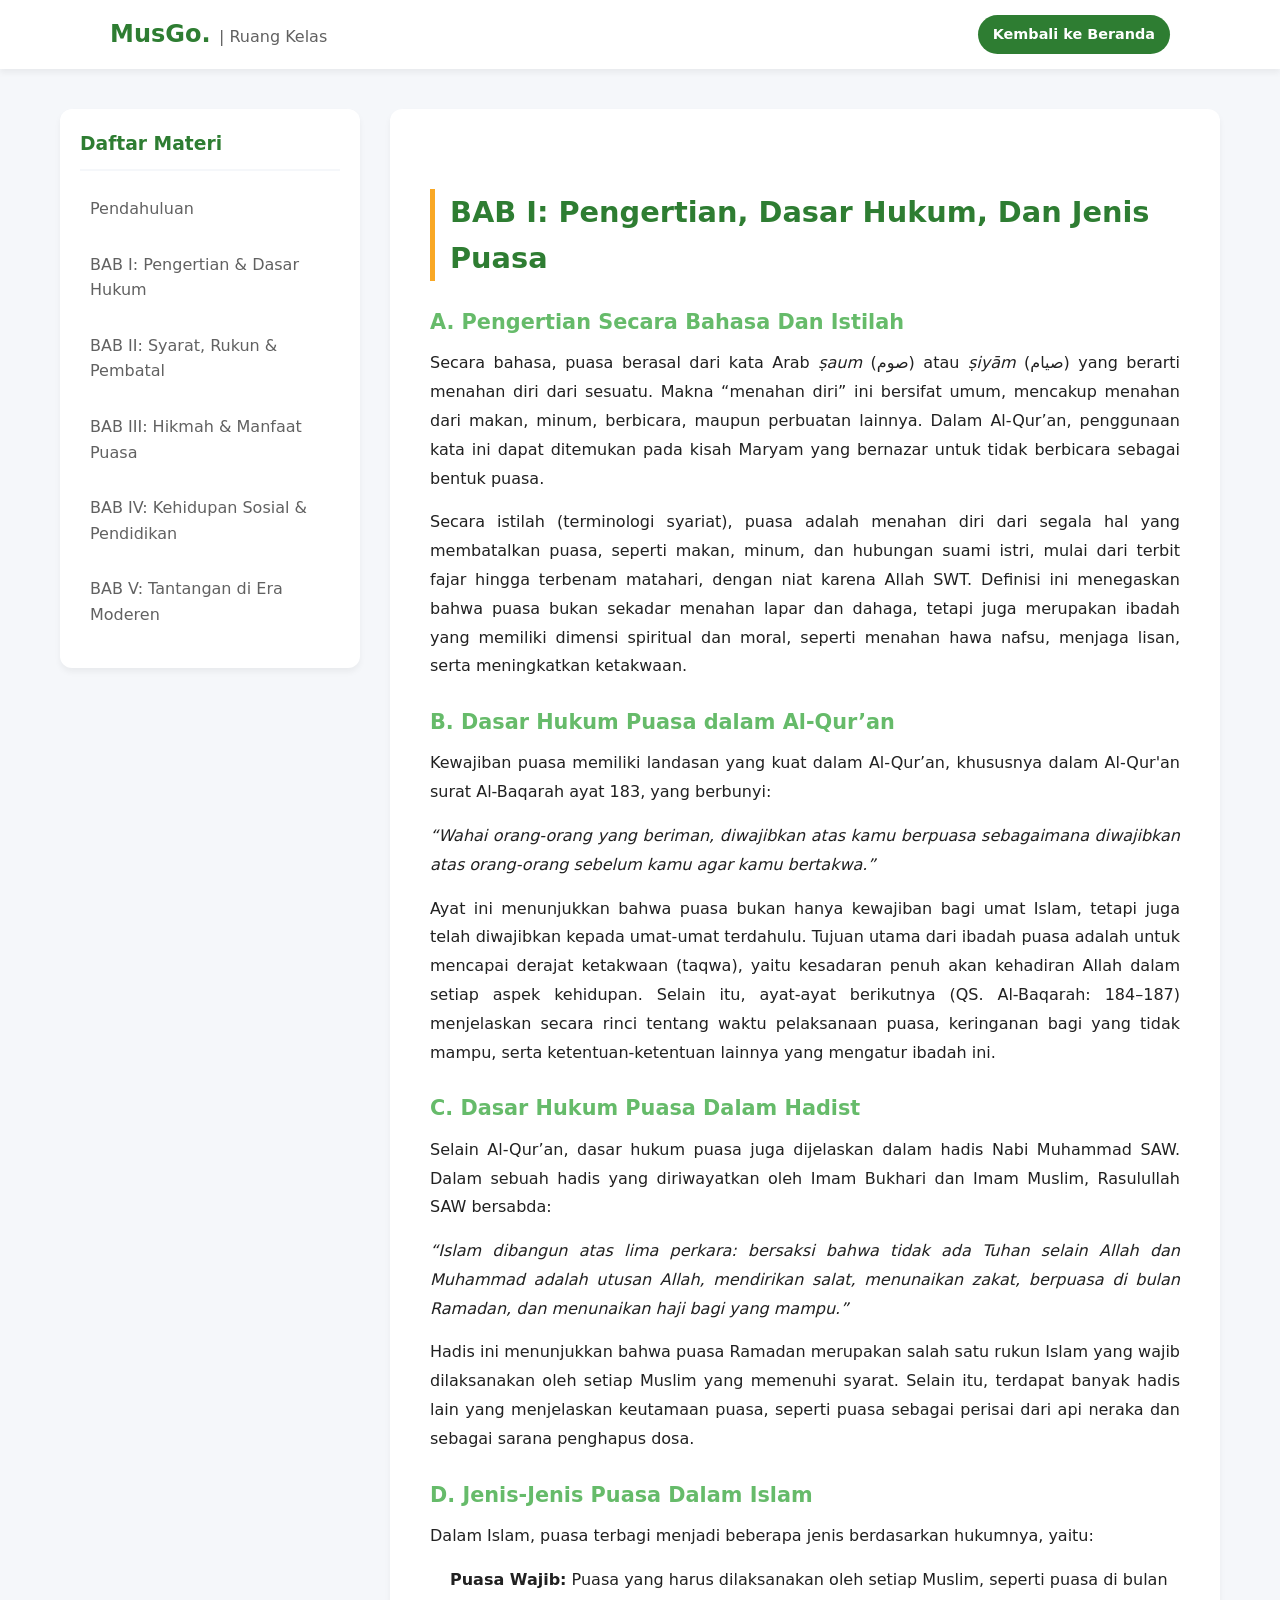
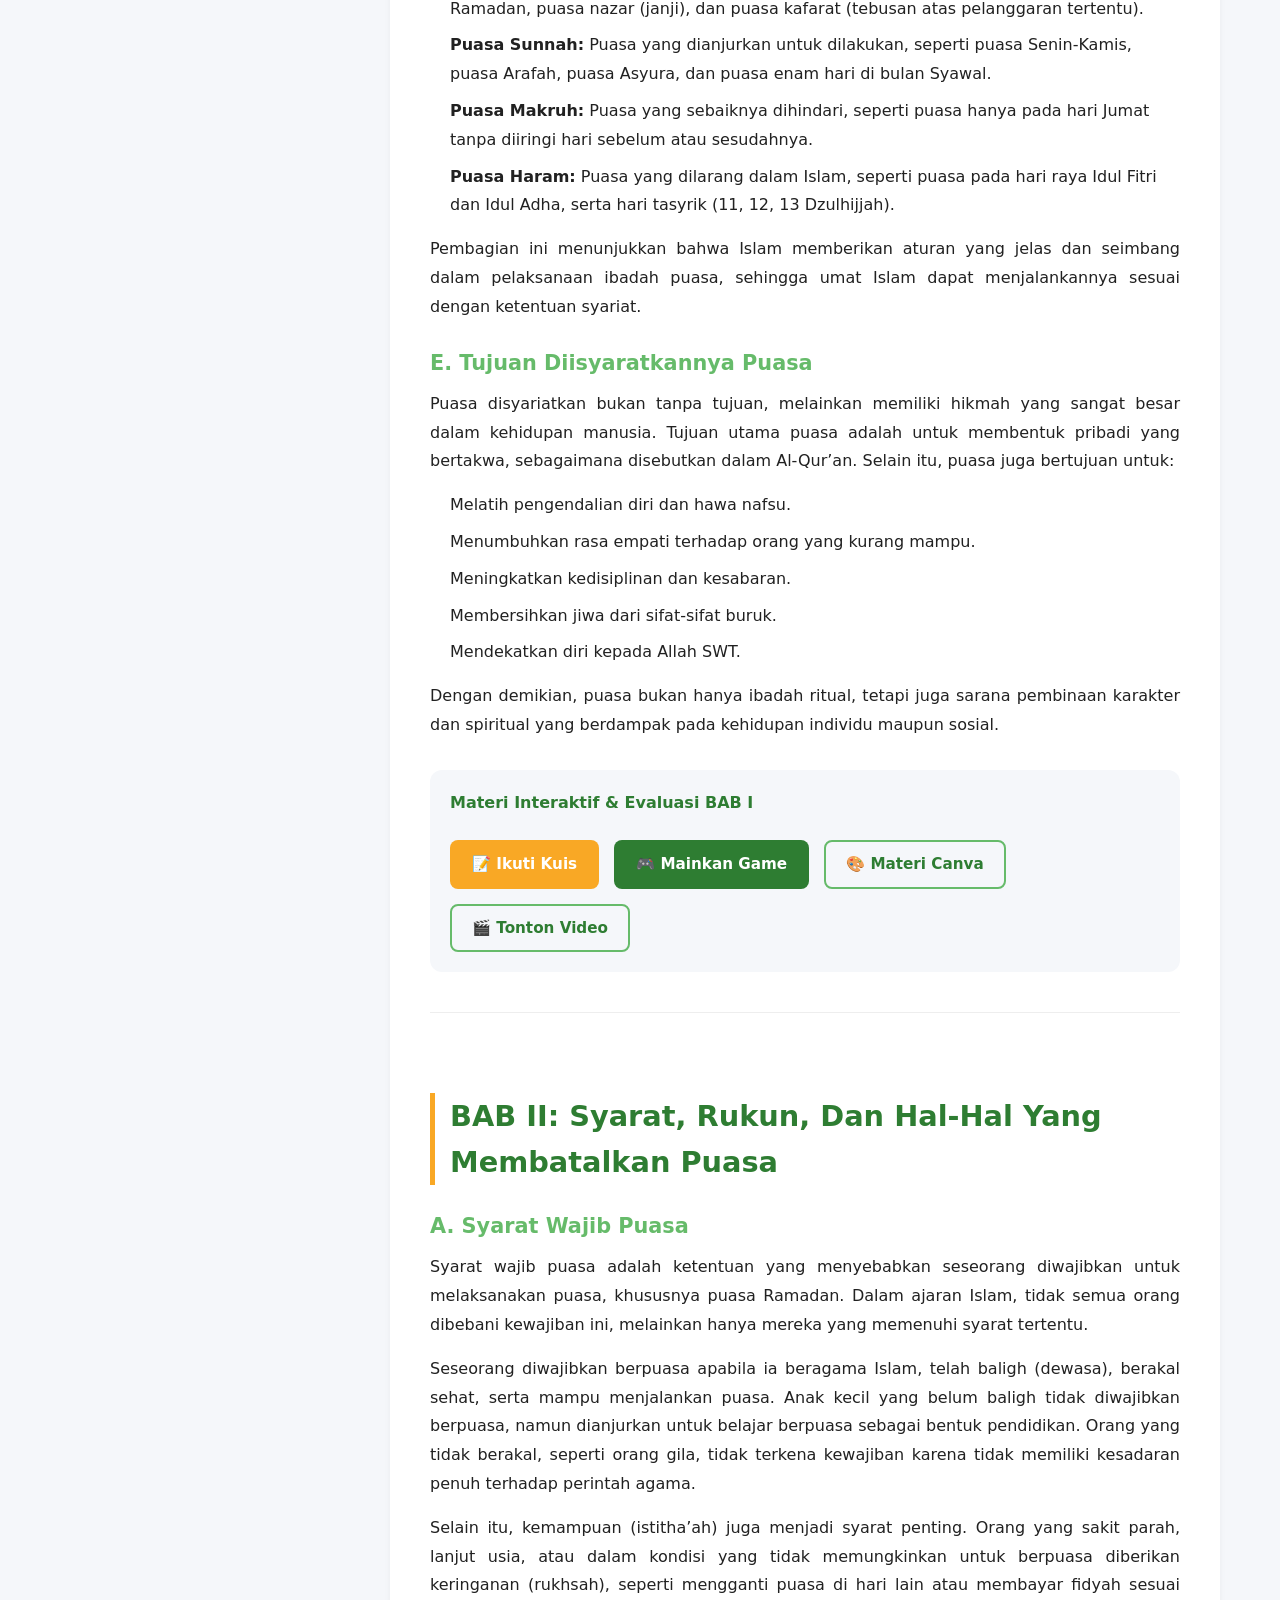
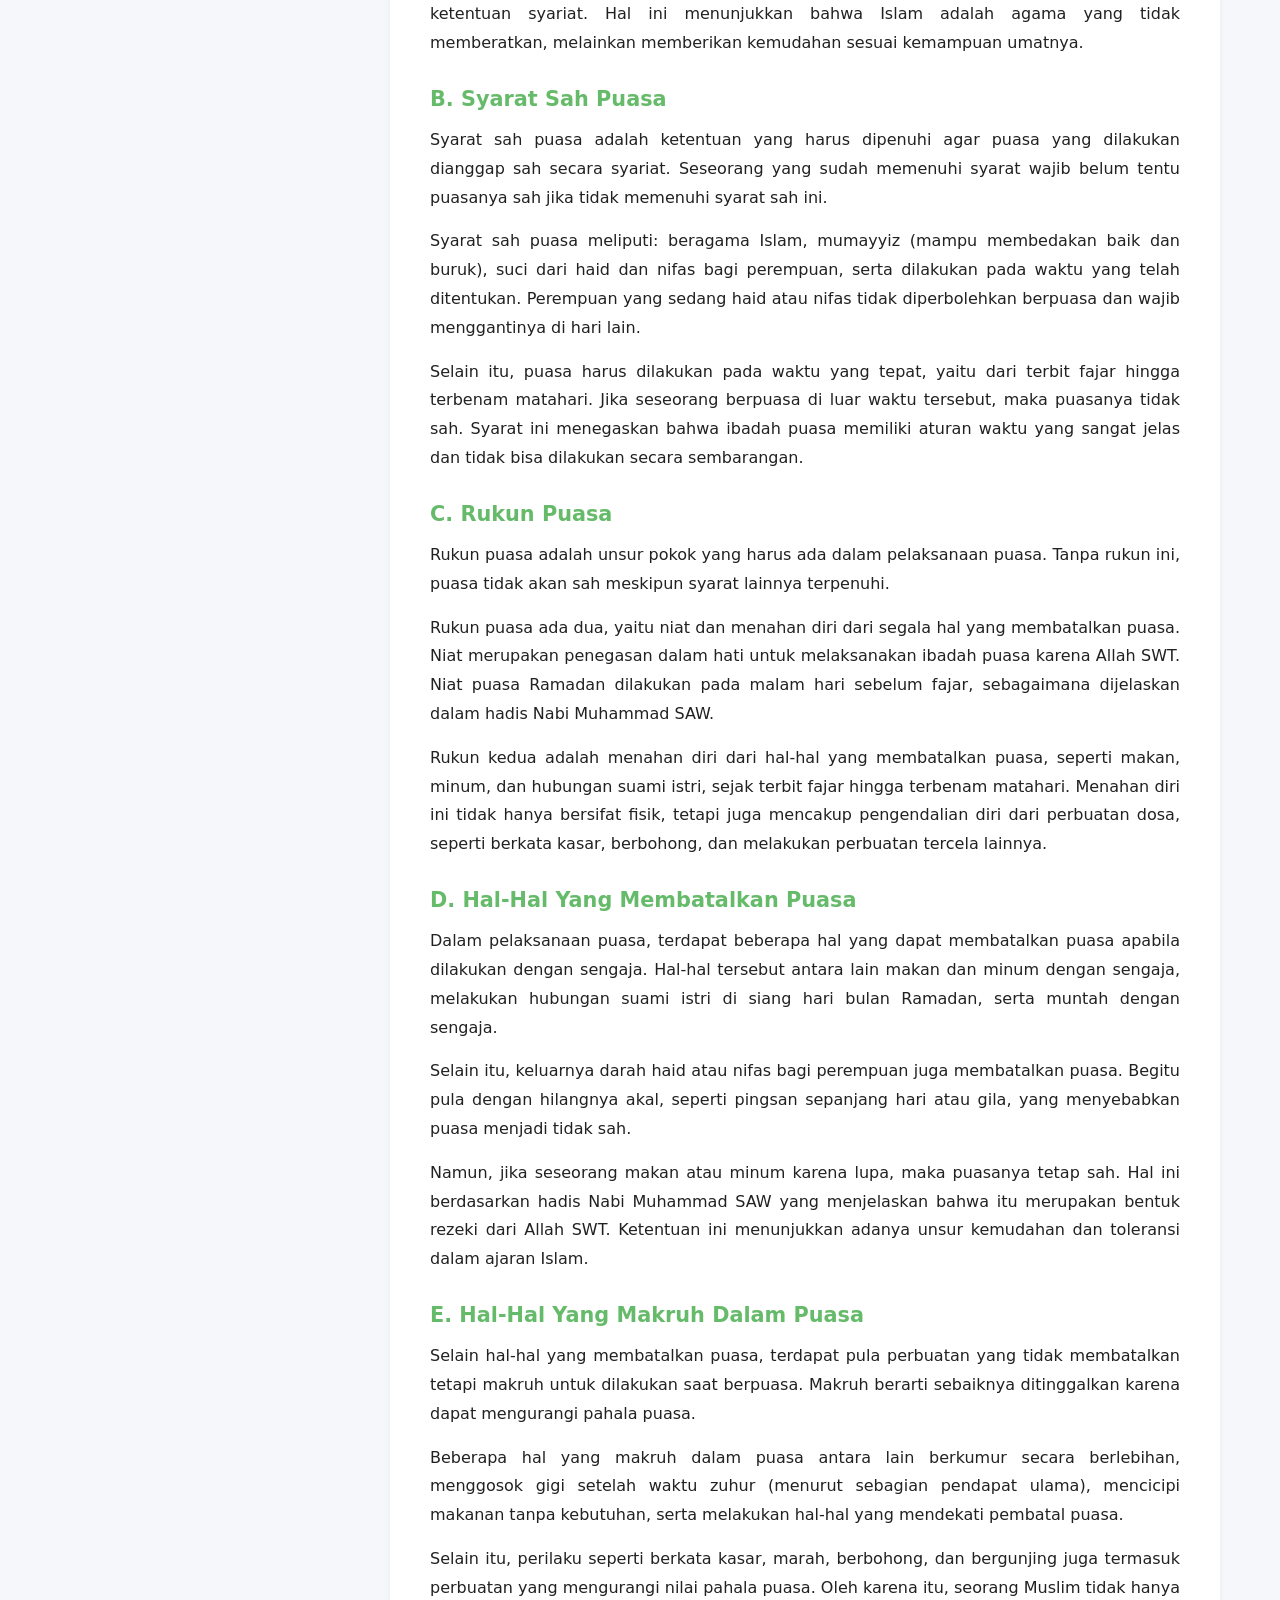
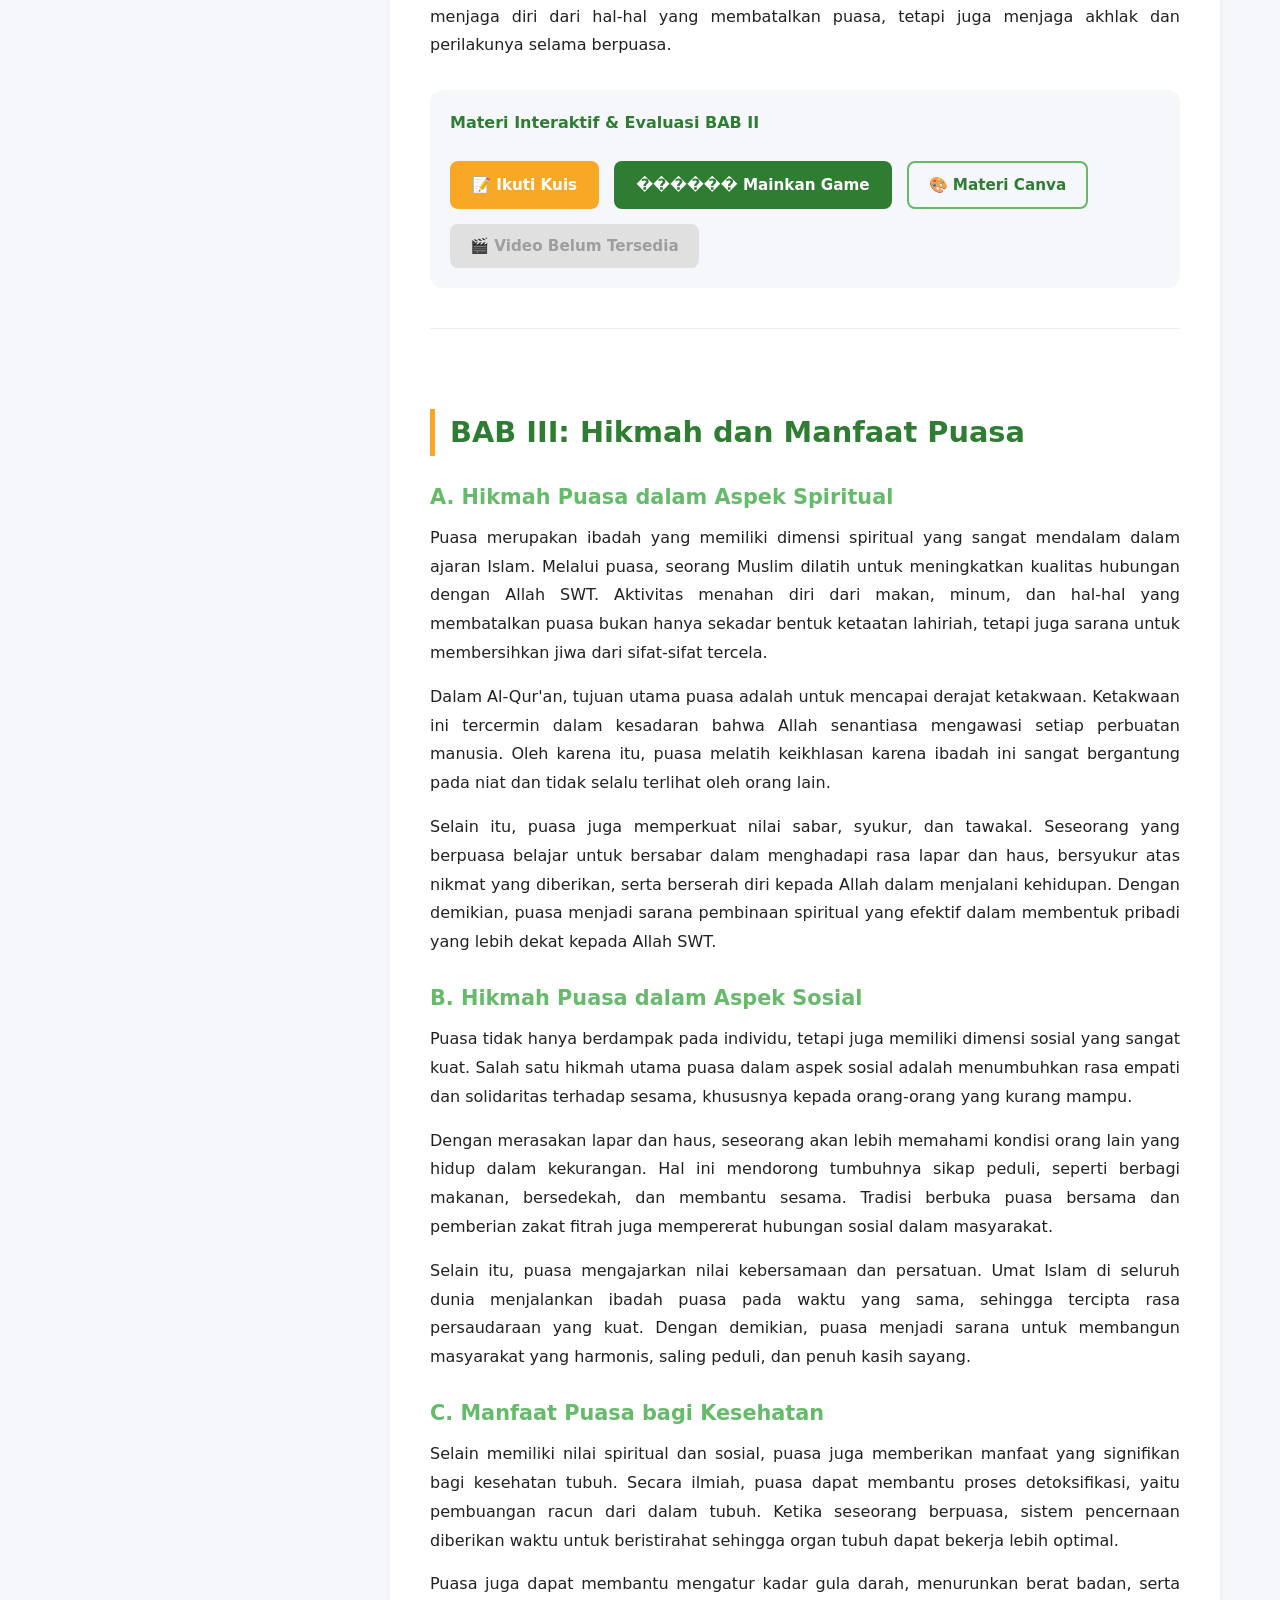
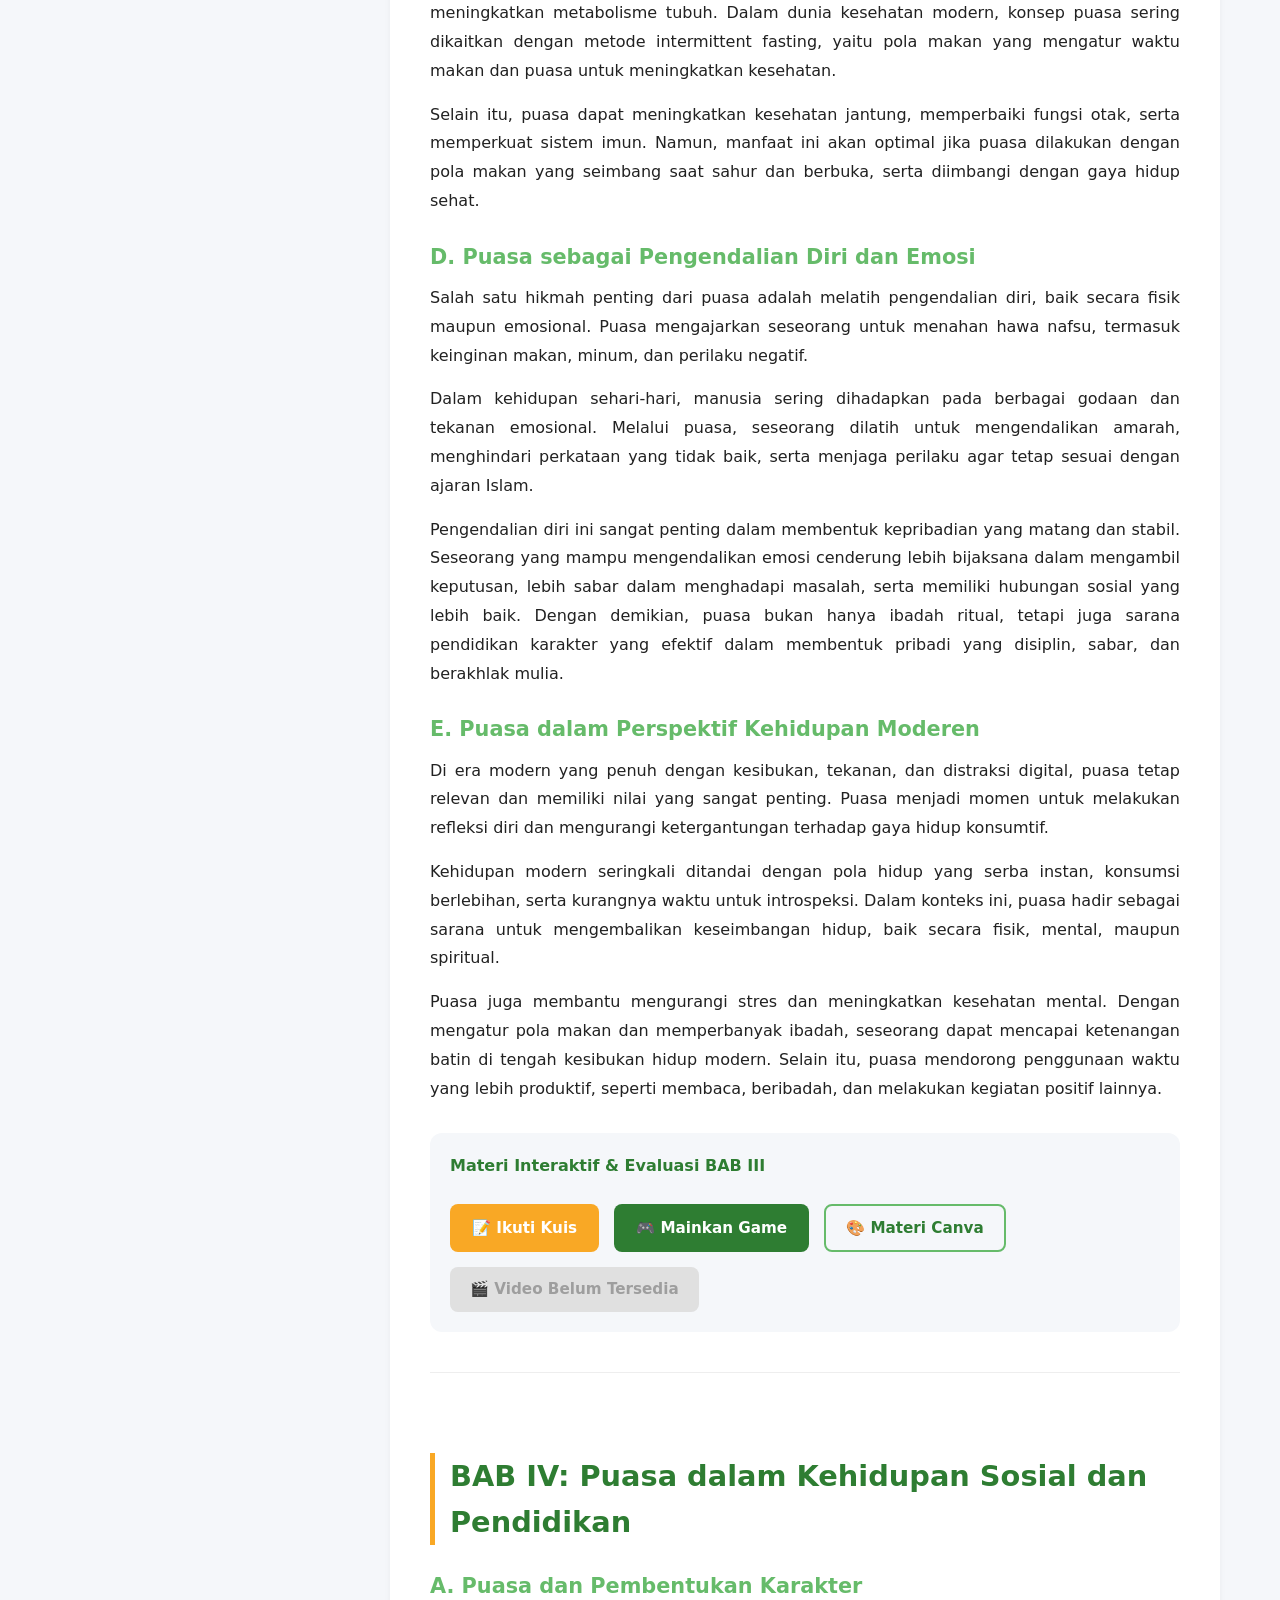
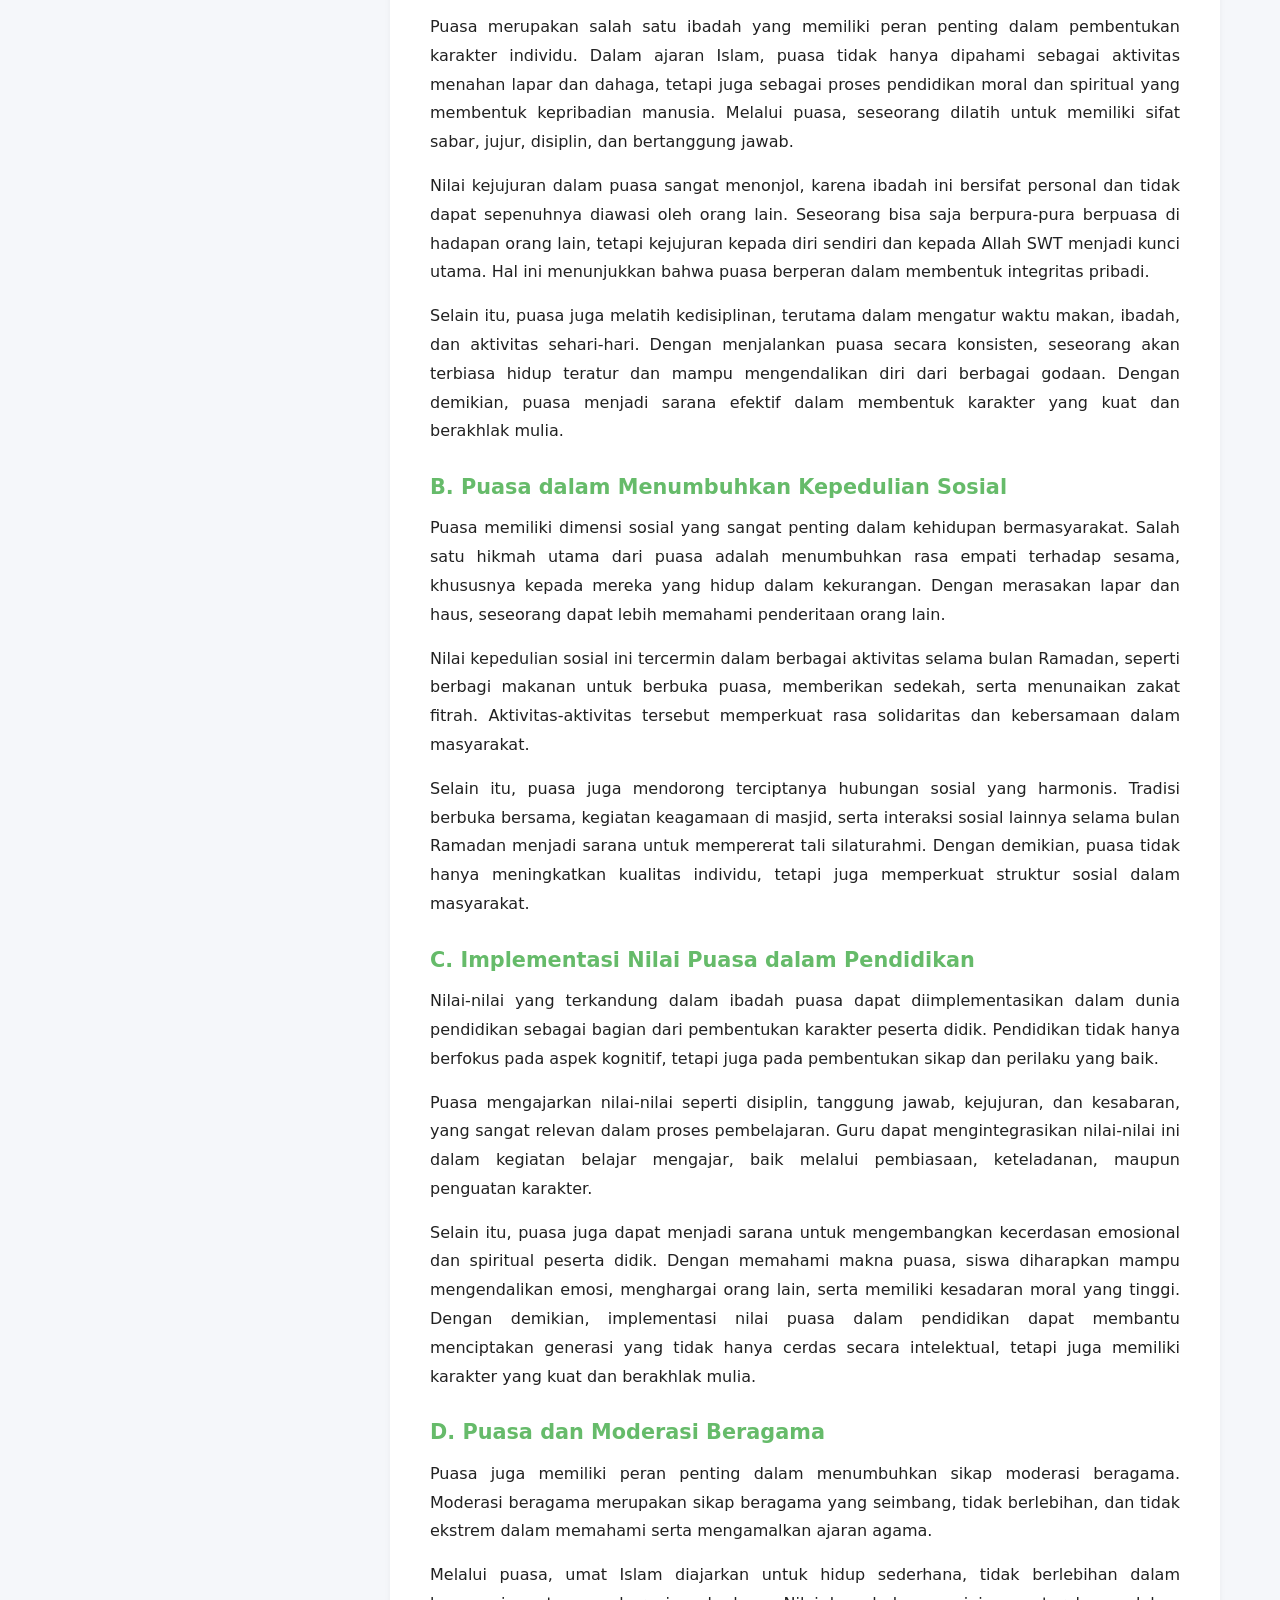
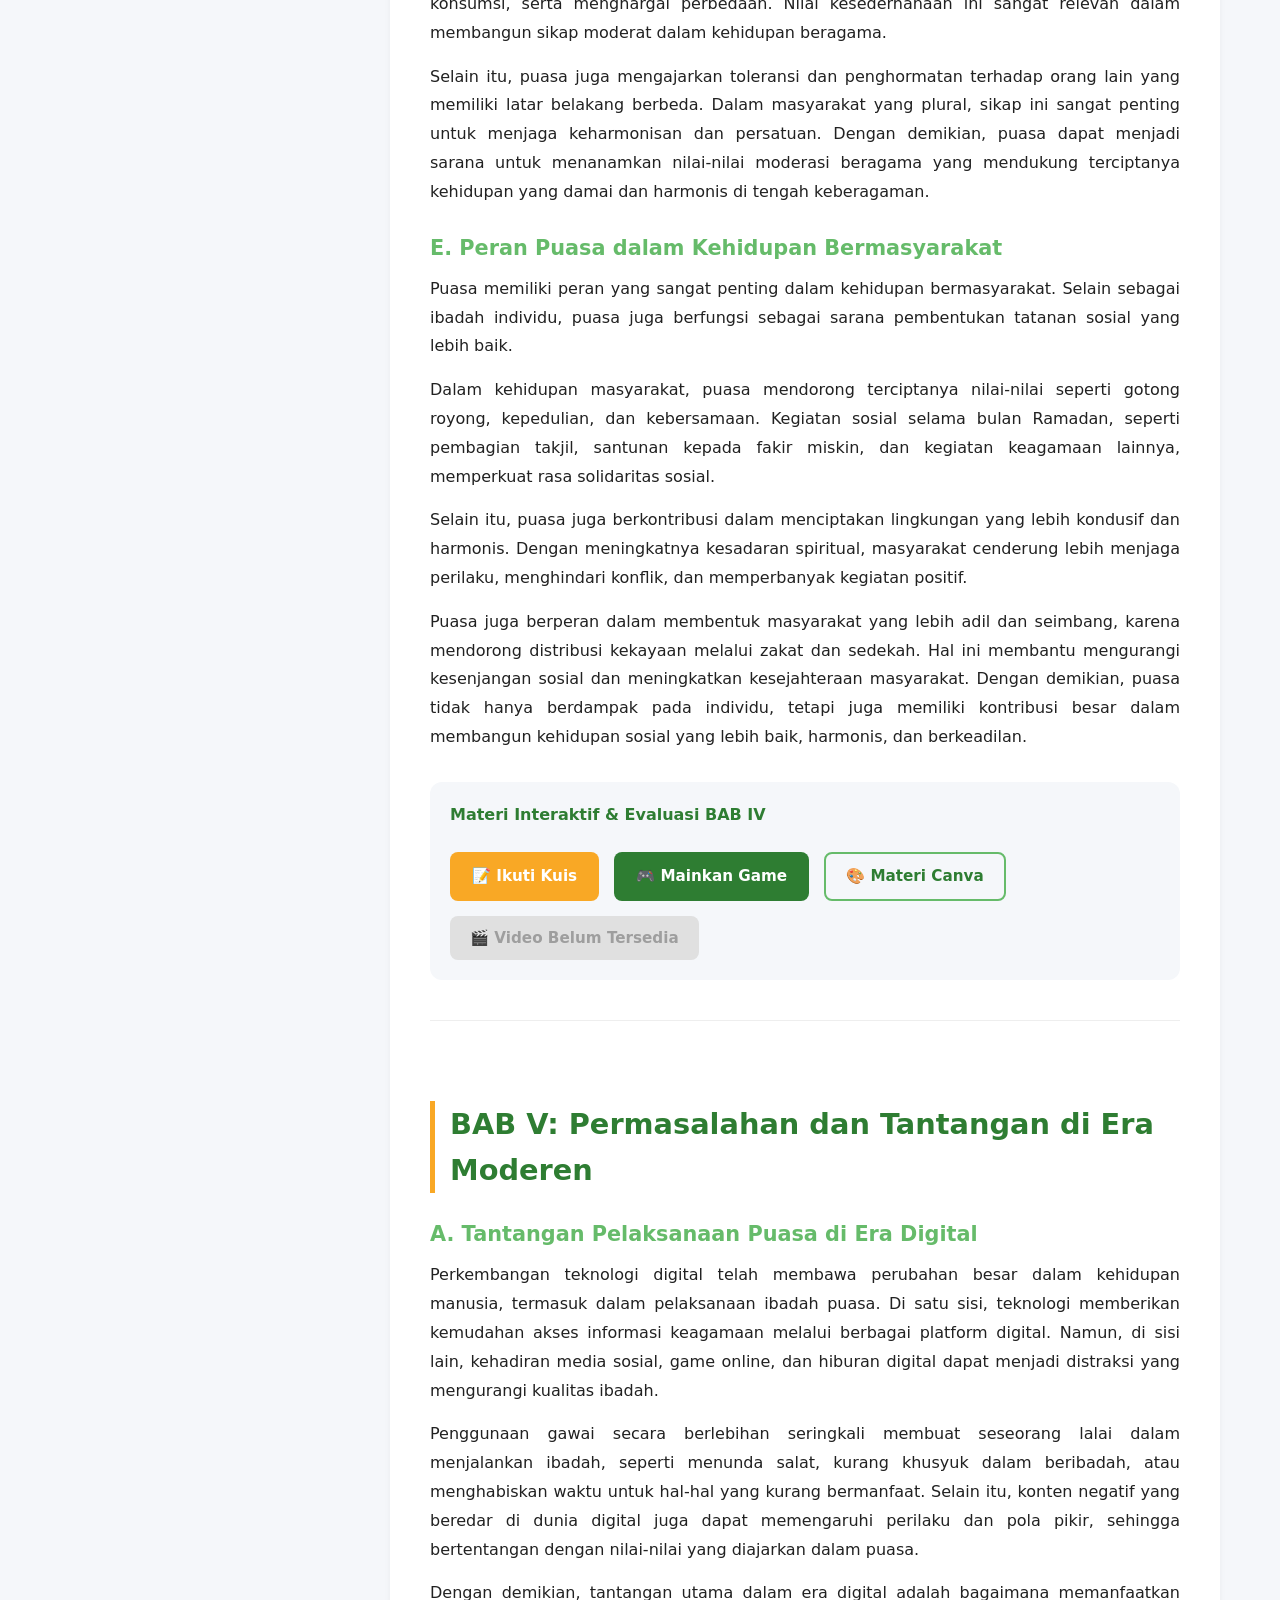
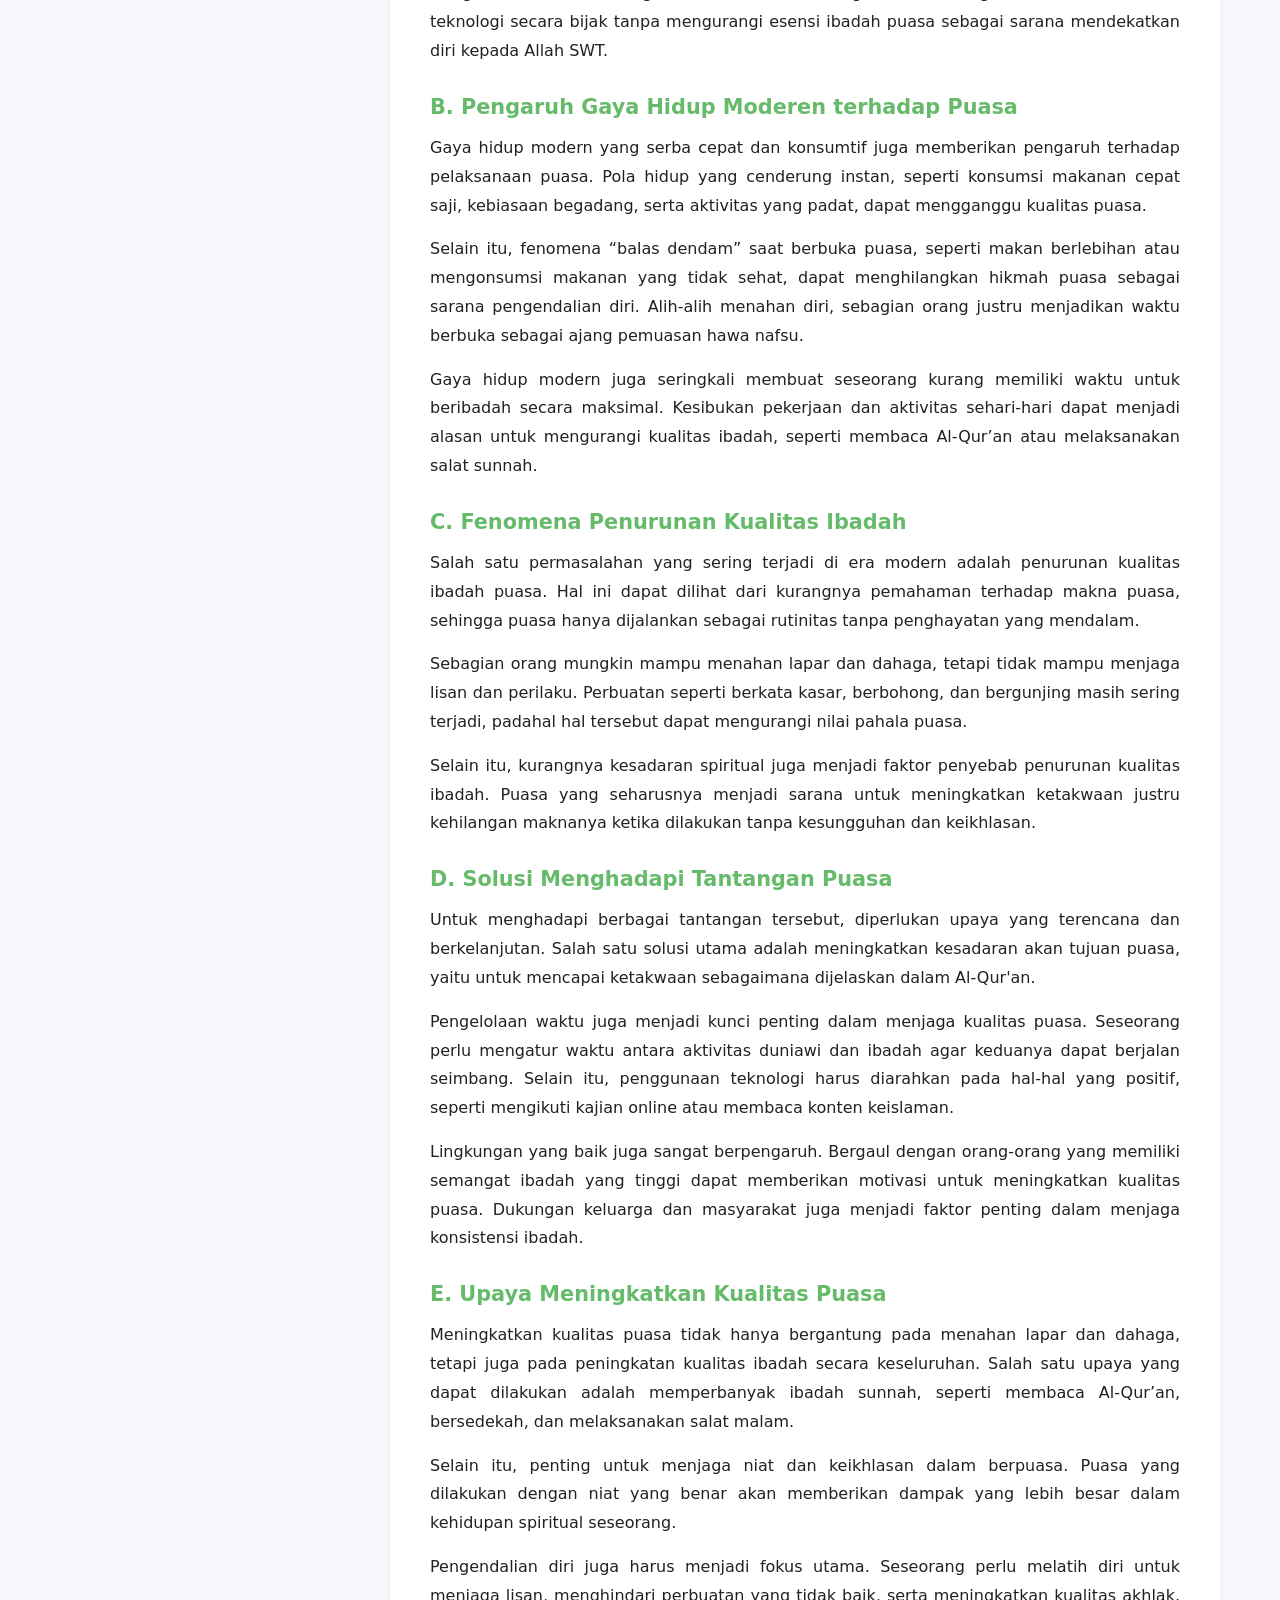
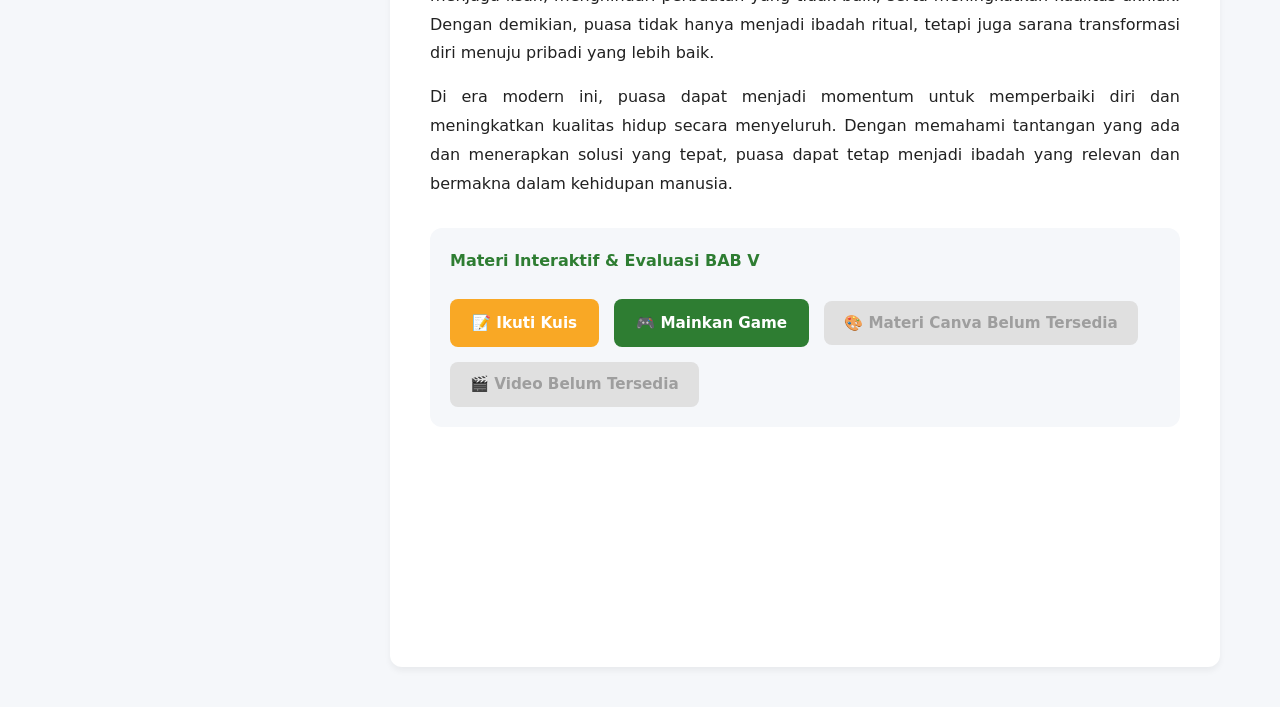
<file: belajar.html>
<!DOCTYPE html>
<html lang="id">
<head>
    <meta charset="UTF-8">
    <meta name="viewport" content="width=device-width, initial-scale=1.0">
    <title>Halaman Pembelajaran - MusGo</title>
    <link rel="stylesheet" href="style.css">
    <style>
        /* Pengaturan Scroll Halus */
        html {
            scroll-behavior: smooth;
        }

        /* Gaya Khusus untuk LMS/Halaman Belajar */
        .lms-container {
            display: flex;
            max-width: 1200px;
            margin: 40px auto;
            gap: 30px;
            padding: 0 20px;
            align-items: flex-start;
        }

        .sidebar {
            flex: 0 0 300px;
            background-color: var(--bg-card);
            padding: 20px;
            border-radius: var(--border-radius);
            box-shadow: var(--shadow-light);
            position: sticky;
            top: 80px;
            max-height: calc(100vh - 100px);
            overflow-y: auto;
        }

        .sidebar h3 { color: var(--primary-color); margin-bottom: 15px; border-bottom: 2px solid var(--bg-main); padding-bottom: 10px;}
        .sidebar ul { list-style: none; padding-left: 0; }
        .sidebar li { margin-bottom: 10px; }
        .sidebar a { color: var(--text-secondary); display: block; padding: 10px; border-radius: 5px; transition: var(--transition); text-decoration: none;}
        .sidebar a:hover, .sidebar a.active { background-color: var(--bg-main); color: var(--primary-color); font-weight: bold;}
        
        .content-area {
            flex: 1;
            background-color: var(--bg-card);
            padding: 40px;
            border-radius: var(--border-radius);
            box-shadow: var(--shadow-light);
        }

        /* Tipografi Materi */
        .chapter-section { margin-bottom: 60px; padding-top: 20px; border-bottom: 1px solid #eee; padding-bottom: 40px; }
        .chapter-section:last-child { border-bottom: none; }
        .content-area h1 { color: var(--primary-color); margin-bottom: 15px; font-size: 2rem;}
        .content-area h2 { color: var(--primary-color); margin-top: 0; margin-bottom: 20px; font-size: 1.8rem; border-left: 5px solid var(--accent-color); padding-left: 15px;}
        .content-area h3 { color: var(--secondary-color); margin-top: 25px; margin-bottom: 10px; font-size: 1.3rem;}
        .content-area p { margin-bottom: 15px; text-align: justify; line-height: 1.8; color: var(--text-main);}
        .content-area ul { margin-left: 20px; margin-bottom: 15px; line-height: 1.8; color: var(--text-main); }
        .content-area li { margin-bottom: 8px; }
        
        /* Tombol Aksi (Kuis, Games, Video) */
        .action-box {
            background-color: var(--bg-main);
            padding: 20px;
            border-radius: var(--border-radius);
            margin-top: 30px;
            display: flex;
            flex-wrap: wrap;
            gap: 15px;
            align-items: center;
        }
        .action-box h4 { width: 100%; margin-bottom: 10px; color: var(--primary-color); }
        
        .btn-action {
            display: inline-flex;
            align-items: center;
            padding: 10px 20px;
            border-radius: 8px;
            font-size: 0.95rem;
            font-weight: bold;
            transition: var(--transition);
            text-decoration: none;
            border: 2px solid transparent;
        }
        .btn-quiz { background-color: var(--accent-color); color: #fff; }
        .btn-quiz:hover { background-color: #d48c1c; }
        
        .btn-game { background-color: var(--primary-color); color: #fff; }
        .btn-game:hover { background-color: var(--secondary-color); }
        
        .btn-materi { border-color: var(--secondary-color); color: var(--primary-color); background: transparent; }
        .btn-materi:hover { background-color: var(--secondary-color); color: #fff; }

        .btn-disabled { background-color: #e0e0e0; color: #9e9e9e; cursor: not-allowed; border: none; }

        @media (max-width: 768px) {
            .lms-container { flex-direction: column; }
            .sidebar { width: 100%; position: static; margin-bottom: 20px; }
            .content-area { padding: 20px; }
            .btn-action { width: 100%; justify-content: center; }
        }
    </style>
</head>
<body>

    <header class="navbar">
        <div class="nav-container">
            <div class="logo">MusGo. <span style="color:var(--text-secondary); font-size: 1rem; font-weight: normal;">| Ruang Kelas</span></div>
            <a href="index.html" class="btn btn-primary" style="padding: 8px 15px; font-size: 0.9rem;">Kembali ke Beranda</a>
        </div>
    </header>

    <div class="lms-container">
        
        <aside class="sidebar">
            <h3>Daftar Materi</h3>
            <ul>
                <li><a href="#pendahuluan">Pendahuluan</a></li>
                <li><a href="#bab1">BAB I: Pengertian & Dasar Hukum</a></li>
                <li><a href="#bab2">BAB II: Syarat, Rukun & Pembatal</a></li>
                <li><a href="#bab3">BAB III: Hikmah & Manfaat Puasa</a></li>
                <li><a href="#bab4">BAB IV: Kehidupan Sosial & Pendidikan</a></li>
                <li><a href="#bab5">BAB V: Tantangan di Era Moderen</a></li>
            </ul>
        </aside>

        <main class="content-area">
            
            <section id="pendahuluan" class="chapter-section">
            <section id="bab1" class="chapter-section">
                <h2>BAB I: Pengertian, Dasar Hukum, Dan Jenis Puasa</h2>
                
                <h3>A. Pengertian Secara Bahasa Dan Istilah</h3>
                <p>Secara bahasa, puasa berasal dari kata Arab <em>ṣaum</em> (صوم) atau <em>ṣiyām</em> (صيام) yang berarti menahan diri dari sesuatu. Makna “menahan diri” ini bersifat umum, mencakup menahan dari makan, minum, berbicara, maupun perbuatan lainnya. Dalam Al-Qur’an, penggunaan kata ini dapat ditemukan pada kisah Maryam yang bernazar untuk tidak berbicara sebagai bentuk puasa.</p>
                <p>Secara istilah (terminologi syariat), puasa adalah menahan diri dari segala hal yang membatalkan puasa, seperti makan, minum, dan hubungan suami istri, mulai dari terbit fajar hingga terbenam matahari, dengan niat karena Allah SWT. Definisi ini menegaskan bahwa puasa bukan sekadar menahan lapar dan dahaga, tetapi juga merupakan ibadah yang memiliki dimensi spiritual dan moral, seperti menahan hawa nafsu, menjaga lisan, serta meningkatkan ketakwaan.</p>

                <h3>B. Dasar Hukum Puasa dalam Al-Qur’an</h3>
                <p>Kewajiban puasa memiliki landasan yang kuat dalam Al-Qur’an, khususnya dalam Al-Qur'an surat Al-Baqarah ayat 183, yang berbunyi:</p>
                <p><em>“Wahai orang-orang yang beriman, diwajibkan atas kamu berpuasa sebagaimana diwajibkan atas orang-orang sebelum kamu agar kamu bertakwa.”</em></p>
                <p>Ayat ini menunjukkan bahwa puasa bukan hanya kewajiban bagi umat Islam, tetapi juga telah diwajibkan kepada umat-umat terdahulu. Tujuan utama dari ibadah puasa adalah untuk mencapai derajat ketakwaan (taqwa), yaitu kesadaran penuh akan kehadiran Allah dalam setiap aspek kehidupan. Selain itu, ayat-ayat berikutnya (QS. Al-Baqarah: 184–187) menjelaskan secara rinci tentang waktu pelaksanaan puasa, keringanan bagi yang tidak mampu, serta ketentuan-ketentuan lainnya yang mengatur ibadah ini.</p>

                <h3>C. Dasar Hukum Puasa Dalam Hadist</h3>
                <p>Selain Al-Qur’an, dasar hukum puasa juga dijelaskan dalam hadis Nabi Muhammad SAW. Dalam sebuah hadis yang diriwayatkan oleh Imam Bukhari dan Imam Muslim, Rasulullah SAW bersabda:</p>
                <p><em>“Islam dibangun atas lima perkara: bersaksi bahwa tidak ada Tuhan selain Allah dan Muhammad adalah utusan Allah, mendirikan salat, menunaikan zakat, berpuasa di bulan Ramadan, dan menunaikan haji bagi yang mampu.”</em></p>
                <p>Hadis ini menunjukkan bahwa puasa Ramadan merupakan salah satu rukun Islam yang wajib dilaksanakan oleh setiap Muslim yang memenuhi syarat. Selain itu, terdapat banyak hadis lain yang menjelaskan keutamaan puasa, seperti puasa sebagai perisai dari api neraka dan sebagai sarana penghapus dosa.</p>

                <h3>D. Jenis-Jenis Puasa Dalam Islam</h3>
                <p>Dalam Islam, puasa terbagi menjadi beberapa jenis berdasarkan hukumnya, yaitu:</p>
                <ul>
                    <li><strong>Puasa Wajib:</strong> Puasa yang harus dilaksanakan oleh setiap Muslim, seperti puasa di bulan Ramadan, puasa nazar (janji), dan puasa kafarat (tebusan atas pelanggaran tertentu).</li>
                    <li><strong>Puasa Sunnah:</strong> Puasa yang dianjurkan untuk dilakukan, seperti puasa Senin-Kamis, puasa Arafah, puasa Asyura, dan puasa enam hari di bulan Syawal.</li>
                    <li><strong>Puasa Makruh:</strong> Puasa yang sebaiknya dihindari, seperti puasa hanya pada hari Jumat tanpa diiringi hari sebelum atau sesudahnya.</li>
                    <li><strong>Puasa Haram:</strong> Puasa yang dilarang dalam Islam, seperti puasa pada hari raya Idul Fitri dan Idul Adha, serta hari tasyrik (11, 12, 13 Dzulhijjah).</li>
                </ul>
                <p>Pembagian ini menunjukkan bahwa Islam memberikan aturan yang jelas dan seimbang dalam pelaksanaan ibadah puasa, sehingga umat Islam dapat menjalankannya sesuai dengan ketentuan syariat.</p>

                <h3>E. Tujuan Diisyaratkannya Puasa</h3>
                <p>Puasa disyariatkan bukan tanpa tujuan, melainkan memiliki hikmah yang sangat besar dalam kehidupan manusia. Tujuan utama puasa adalah untuk membentuk pribadi yang bertakwa, sebagaimana disebutkan dalam Al-Qur’an. Selain itu, puasa juga bertujuan untuk:</p>
                <ul>
                    <li>Melatih pengendalian diri dan hawa nafsu.</li>
                    <li>Menumbuhkan rasa empati terhadap orang yang kurang mampu.</li>
                    <li>Meningkatkan kedisiplinan dan kesabaran.</li>
                    <li>Membersihkan jiwa dari sifat-sifat buruk.</li>
                    <li>Mendekatkan diri kepada Allah SWT.</li>
                </ul>
                <p>Dengan demikian, puasa bukan hanya ibadah ritual, tetapi juga sarana pembinaan karakter dan spiritual yang berdampak pada kehidupan individu maupun sosial.</p>

                <div class="action-box">
                    <h4>Materi Interaktif & Evaluasi BAB I</h4>
                    <a href="https://bit.ly/QUIZ_BAB_1" target="_blank" class="btn-action btn-quiz">📝 Ikuti Kuis</a>
                    <a href="https://gemini.google.com/share/268753a2395c" target="_blank" class="btn-action btn-game">🎮 Mainkan Game</a>
                    <a href="https://canva.link/w78too2fwov7fw7" target="_blank" class="btn-action btn-materi">🎨 Materi Canva</a>
                    <a href="https://youtu.be/3GcMmaOm-T4?si=7I7g8Sc8LO_GDkVm" target="_blank" class="btn-action btn-materi">🎬 Tonton Video</a>
                </div>
            </section>

            <section id="bab2" class="chapter-section">
                <h2>BAB II: Syarat, Rukun, Dan Hal-Hal Yang Membatalkan Puasa</h2>
                
                <h3>A. Syarat Wajib Puasa</h3>
                <p>Syarat wajib puasa adalah ketentuan yang menyebabkan seseorang diwajibkan untuk melaksanakan puasa, khususnya puasa Ramadan. Dalam ajaran Islam, tidak semua orang dibebani kewajiban ini, melainkan hanya mereka yang memenuhi syarat tertentu.</p>
                <p>Seseorang diwajibkan berpuasa apabila ia beragama Islam, telah baligh (dewasa), berakal sehat, serta mampu menjalankan puasa. Anak kecil yang belum baligh tidak diwajibkan berpuasa, namun dianjurkan untuk belajar berpuasa sebagai bentuk pendidikan. Orang yang tidak berakal, seperti orang gila, tidak terkena kewajiban karena tidak memiliki kesadaran penuh terhadap perintah agama.</p>
                <p>Selain itu, kemampuan (istitha’ah) juga menjadi syarat penting. Orang yang sakit parah, lanjut usia, atau dalam kondisi yang tidak memungkinkan untuk berpuasa diberikan keringanan (rukhsah), seperti mengganti puasa di hari lain atau membayar fidyah sesuai ketentuan syariat. Hal ini menunjukkan bahwa Islam adalah agama yang tidak memberatkan, melainkan memberikan kemudahan sesuai kemampuan umatnya.</p>

                <h3>B. Syarat Sah Puasa</h3>
                <p>Syarat sah puasa adalah ketentuan yang harus dipenuhi agar puasa yang dilakukan dianggap sah secara syariat. Seseorang yang sudah memenuhi syarat wajib belum tentu puasanya sah jika tidak memenuhi syarat sah ini.</p>
                <p>Syarat sah puasa meliputi: beragama Islam, mumayyiz (mampu membedakan baik dan buruk), suci dari haid dan nifas bagi perempuan, serta dilakukan pada waktu yang telah ditentukan. Perempuan yang sedang haid atau nifas tidak diperbolehkan berpuasa dan wajib menggantinya di hari lain.</p>
                <p>Selain itu, puasa harus dilakukan pada waktu yang tepat, yaitu dari terbit fajar hingga terbenam matahari. Jika seseorang berpuasa di luar waktu tersebut, maka puasanya tidak sah. Syarat ini menegaskan bahwa ibadah puasa memiliki aturan waktu yang sangat jelas dan tidak bisa dilakukan secara sembarangan.</p>

                <h3>C. Rukun Puasa</h3>
                <p>Rukun puasa adalah unsur pokok yang harus ada dalam pelaksanaan puasa. Tanpa rukun ini, puasa tidak akan sah meskipun syarat lainnya terpenuhi.</p>
                <p>Rukun puasa ada dua, yaitu niat dan menahan diri dari segala hal yang membatalkan puasa. Niat merupakan penegasan dalam hati untuk melaksanakan ibadah puasa karena Allah SWT. Niat puasa Ramadan dilakukan pada malam hari sebelum fajar, sebagaimana dijelaskan dalam hadis Nabi Muhammad SAW.</p>
                <p>Rukun kedua adalah menahan diri dari hal-hal yang membatalkan puasa, seperti makan, minum, dan hubungan suami istri, sejak terbit fajar hingga terbenam matahari. Menahan diri ini tidak hanya bersifat fisik, tetapi juga mencakup pengendalian diri dari perbuatan dosa, seperti berkata kasar, berbohong, dan melakukan perbuatan tercela lainnya.</p>

                <h3>D. Hal-Hal Yang Membatalkan Puasa</h3>
                <p>Dalam pelaksanaan puasa, terdapat beberapa hal yang dapat membatalkan puasa apabila dilakukan dengan sengaja. Hal-hal tersebut antara lain makan dan minum dengan sengaja, melakukan hubungan suami istri di siang hari bulan Ramadan, serta muntah dengan sengaja.</p>
                <p>Selain itu, keluarnya darah haid atau nifas bagi perempuan juga membatalkan puasa. Begitu pula dengan hilangnya akal, seperti pingsan sepanjang hari atau gila, yang menyebabkan puasa menjadi tidak sah.</p>
                <p>Namun, jika seseorang makan atau minum karena lupa, maka puasanya tetap sah. Hal ini berdasarkan hadis Nabi Muhammad SAW yang menjelaskan bahwa itu merupakan bentuk rezeki dari Allah SWT. Ketentuan ini menunjukkan adanya unsur kemudahan dan toleransi dalam ajaran Islam.</p>

                <h3>E. Hal-Hal Yang Makruh Dalam Puasa</h3>
                <p>Selain hal-hal yang membatalkan puasa, terdapat pula perbuatan yang tidak membatalkan tetapi makruh untuk dilakukan saat berpuasa. Makruh berarti sebaiknya ditinggalkan karena dapat mengurangi pahala puasa.</p>
                <p>Beberapa hal yang makruh dalam puasa antara lain berkumur secara berlebihan, menggosok gigi setelah waktu zuhur (menurut sebagian pendapat ulama), mencicipi makanan tanpa kebutuhan, serta melakukan hal-hal yang mendekati pembatal puasa.</p>
                <p>Selain itu, perilaku seperti berkata kasar, marah, berbohong, dan bergunjing juga termasuk perbuatan yang mengurangi nilai pahala puasa. Oleh karena itu, seorang Muslim tidak hanya menjaga diri dari hal-hal yang membatalkan puasa, tetapi juga menjaga akhlak dan perilakunya selama berpuasa.</p>

                <div class="action-box">
                    <h4>Materi Interaktif & Evaluasi BAB II</h4>
                    <a href="https://bit.ly/QUIZ_BAB_2" target="_blank" class="btn-action btn-quiz">📝 Ikuti Kuis</a>
                    <a href="https://gemini.google.com/share/3ce82c49f133" target="_blank" class="btn-action btn-game">������ Mainkan Game</a>
                    <a href="https://canva.link/bcpwzx0tozcyzez" target="_blank" class="btn-action btn-materi">🎨 Materi Canva</a>
                    <span class="btn-action btn-disabled">🎬 Video Belum Tersedia</span>
                </div>
            </section>

            <section id="bab3" class="chapter-section">
                <h2>BAB III: Hikmah dan Manfaat Puasa</h2>
                
                <h3>A. Hikmah Puasa dalam Aspek Spiritual</h3>
                <p>Puasa merupakan ibadah yang memiliki dimensi spiritual yang sangat mendalam dalam ajaran Islam. Melalui puasa, seorang Muslim dilatih untuk meningkatkan kualitas hubungan dengan Allah SWT. Aktivitas menahan diri dari makan, minum, dan hal-hal yang membatalkan puasa bukan hanya sekadar bentuk ketaatan lahiriah, tetapi juga sarana untuk membersihkan jiwa dari sifat-sifat tercela.</p>
                <p>Dalam Al-Qur'an, tujuan utama puasa adalah untuk mencapai derajat ketakwaan. Ketakwaan ini tercermin dalam kesadaran bahwa Allah senantiasa mengawasi setiap perbuatan manusia. Oleh karena itu, puasa melatih keikhlasan karena ibadah ini sangat bergantung pada niat dan tidak selalu terlihat oleh orang lain.</p>
                <p>Selain itu, puasa juga memperkuat nilai sabar, syukur, dan tawakal. Seseorang yang berpuasa belajar untuk bersabar dalam menghadapi rasa lapar dan haus, bersyukur atas nikmat yang diberikan, serta berserah diri kepada Allah dalam menjalani kehidupan. Dengan demikian, puasa menjadi sarana pembinaan spiritual yang efektif dalam membentuk pribadi yang lebih dekat kepada Allah SWT.</p>

                <h3>B. Hikmah Puasa dalam Aspek Sosial</h3>
                <p>Puasa tidak hanya berdampak pada individu, tetapi juga memiliki dimensi sosial yang sangat kuat. Salah satu hikmah utama puasa dalam aspek sosial adalah menumbuhkan rasa empati dan solidaritas terhadap sesama, khususnya kepada orang-orang yang kurang mampu.</p>
                <p>Dengan merasakan lapar dan haus, seseorang akan lebih memahami kondisi orang lain yang hidup dalam kekurangan. Hal ini mendorong tumbuhnya sikap peduli, seperti berbagi makanan, bersedekah, dan membantu sesama. Tradisi berbuka puasa bersama dan pemberian zakat fitrah juga mempererat hubungan sosial dalam masyarakat.</p>
                <p>Selain itu, puasa mengajarkan nilai kebersamaan dan persatuan. Umat Islam di seluruh dunia menjalankan ibadah puasa pada waktu yang sama, sehingga tercipta rasa persaudaraan yang kuat. Dengan demikian, puasa menjadi sarana untuk membangun masyarakat yang harmonis, saling peduli, dan penuh kasih sayang.</p>

                <h3>C. Manfaat Puasa bagi Kesehatan</h3>
                <p>Selain memiliki nilai spiritual dan sosial, puasa juga memberikan manfaat yang signifikan bagi kesehatan tubuh. Secara ilmiah, puasa dapat membantu proses detoksifikasi, yaitu pembuangan racun dari dalam tubuh. Ketika seseorang berpuasa, sistem pencernaan diberikan waktu untuk beristirahat sehingga organ tubuh dapat bekerja lebih optimal.</p>
                <p>Puasa juga dapat membantu mengatur kadar gula darah, menurunkan berat badan, serta meningkatkan metabolisme tubuh. Dalam dunia kesehatan modern, konsep puasa sering dikaitkan dengan metode intermittent fasting, yaitu pola makan yang mengatur waktu makan dan puasa untuk meningkatkan kesehatan.</p>
                <p>Selain itu, puasa dapat meningkatkan kesehatan jantung, memperbaiki fungsi otak, serta memperkuat sistem imun. Namun, manfaat ini akan optimal jika puasa dilakukan dengan pola makan yang seimbang saat sahur dan berbuka, serta diimbangi dengan gaya hidup sehat.</p>

                <h3>D. Puasa sebagai Pengendalian Diri dan Emosi</h3>
                <p>Salah satu hikmah penting dari puasa adalah melatih pengendalian diri, baik secara fisik maupun emosional. Puasa mengajarkan seseorang untuk menahan hawa nafsu, termasuk keinginan makan, minum, dan perilaku negatif.</p>
                <p>Dalam kehidupan sehari-hari, manusia sering dihadapkan pada berbagai godaan dan tekanan emosional. Melalui puasa, seseorang dilatih untuk mengendalikan amarah, menghindari perkataan yang tidak baik, serta menjaga perilaku agar tetap sesuai dengan ajaran Islam.</p>
                <p>Pengendalian diri ini sangat penting dalam membentuk kepribadian yang matang dan stabil. Seseorang yang mampu mengendalikan emosi cenderung lebih bijaksana dalam mengambil keputusan, lebih sabar dalam menghadapi masalah, serta memiliki hubungan sosial yang lebih baik. Dengan demikian, puasa bukan hanya ibadah ritual, tetapi juga sarana pendidikan karakter yang efektif dalam membentuk pribadi yang disiplin, sabar, dan berakhlak mulia.</p>

                <h3>E. Puasa dalam Perspektif Kehidupan Moderen</h3>
                <p>Di era modern yang penuh dengan kesibukan, tekanan, dan distraksi digital, puasa tetap relevan dan memiliki nilai yang sangat penting. Puasa menjadi momen untuk melakukan refleksi diri dan mengurangi ketergantungan terhadap gaya hidup konsumtif.</p>
                <p>Kehidupan modern seringkali ditandai dengan pola hidup yang serba instan, konsumsi berlebihan, serta kurangnya waktu untuk introspeksi. Dalam konteks ini, puasa hadir sebagai sarana untuk mengembalikan keseimbangan hidup, baik secara fisik, mental, maupun spiritual.</p>
                <p>Puasa juga membantu mengurangi stres dan meningkatkan kesehatan mental. Dengan mengatur pola makan dan memperbanyak ibadah, seseorang dapat mencapai ketenangan batin di tengah kesibukan hidup modern. Selain itu, puasa mendorong penggunaan waktu yang lebih produktif, seperti membaca, beribadah, dan melakukan kegiatan positif lainnya.</p>

                <div class="action-box">
                    <h4>Materi Interaktif & Evaluasi BAB III</h4>
                    <a href="https://bit.ly/QUIZ_BAB_3" target="_blank" class="btn-action btn-quiz">📝 Ikuti Kuis</a>
                    <a href="https://gemini.google.com/share/ad8c8360ff55" target="_blank" class="btn-action btn-game">🎮 Mainkan Game</a>
                    <a href="https://canva.link/hkp07q6ediaeg0p" target="_blank" class="btn-action btn-materi">🎨 Materi Canva</a>
                    <span class="btn-action btn-disabled">🎬 Video Belum Tersedia</span>
                </div>
            </section>

            <section id="bab4" class="chapter-section">
                <h2>BAB IV: Puasa dalam Kehidupan Sosial dan Pendidikan</h2>
                
                <h3>A. Puasa dan Pembentukan Karakter</h3>
                <p>Puasa merupakan salah satu ibadah yang memiliki peran penting dalam pembentukan karakter individu. Dalam ajaran Islam, puasa tidak hanya dipahami sebagai aktivitas menahan lapar dan dahaga, tetapi juga sebagai proses pendidikan moral dan spiritual yang membentuk kepribadian manusia. Melalui puasa, seseorang dilatih untuk memiliki sifat sabar, jujur, disiplin, dan bertanggung jawab.</p>
                <p>Nilai kejujuran dalam puasa sangat menonjol, karena ibadah ini bersifat personal dan tidak dapat sepenuhnya diawasi oleh orang lain. Seseorang bisa saja berpura-pura berpuasa di hadapan orang lain, tetapi kejujuran kepada diri sendiri dan kepada Allah SWT menjadi kunci utama. Hal ini menunjukkan bahwa puasa berperan dalam membentuk integritas pribadi.</p>
                <p>Selain itu, puasa juga melatih kedisiplinan, terutama dalam mengatur waktu makan, ibadah, dan aktivitas sehari-hari. Dengan menjalankan puasa secara konsisten, seseorang akan terbiasa hidup teratur dan mampu mengendalikan diri dari berbagai godaan. Dengan demikian, puasa menjadi sarana efektif dalam membentuk karakter yang kuat dan berakhlak mulia.</p>

                <h3>B. Puasa dalam Menumbuhkan Kepedulian Sosial</h3>
                <p>Puasa memiliki dimensi sosial yang sangat penting dalam kehidupan bermasyarakat. Salah satu hikmah utama dari puasa adalah menumbuhkan rasa empati terhadap sesama, khususnya kepada mereka yang hidup dalam kekurangan. Dengan merasakan lapar dan haus, seseorang dapat lebih memahami penderitaan orang lain.</p>
                <p>Nilai kepedulian sosial ini tercermin dalam berbagai aktivitas selama bulan Ramadan, seperti berbagi makanan untuk berbuka puasa, memberikan sedekah, serta menunaikan zakat fitrah. Aktivitas-aktivitas tersebut memperkuat rasa solidaritas dan kebersamaan dalam masyarakat.</p>
                <p>Selain itu, puasa juga mendorong terciptanya hubungan sosial yang harmonis. Tradisi berbuka bersama, kegiatan keagamaan di masjid, serta interaksi sosial lainnya selama bulan Ramadan menjadi sarana untuk mempererat tali silaturahmi. Dengan demikian, puasa tidak hanya meningkatkan kualitas individu, tetapi juga memperkuat struktur sosial dalam masyarakat.</p>

                <h3>C. Implementasi Nilai Puasa dalam Pendidikan</h3>
                <p>Nilai-nilai yang terkandung dalam ibadah puasa dapat diimplementasikan dalam dunia pendidikan sebagai bagian dari pembentukan karakter peserta didik. Pendidikan tidak hanya berfokus pada aspek kognitif, tetapi juga pada pembentukan sikap dan perilaku yang baik.</p>
                <p>Puasa mengajarkan nilai-nilai seperti disiplin, tanggung jawab, kejujuran, dan kesabaran, yang sangat relevan dalam proses pembelajaran. Guru dapat mengintegrasikan nilai-nilai ini dalam kegiatan belajar mengajar, baik melalui pembiasaan, keteladanan, maupun penguatan karakter.</p>
                <p>Selain itu, puasa juga dapat menjadi sarana untuk mengembangkan kecerdasan emosional dan spiritual peserta didik. Dengan memahami makna puasa, siswa diharapkan mampu mengendalikan emosi, menghargai orang lain, serta memiliki kesadaran moral yang tinggi. Dengan demikian, implementasi nilai puasa dalam pendidikan dapat membantu menciptakan generasi yang tidak hanya cerdas secara intelektual, tetapi juga memiliki karakter yang kuat dan berakhlak mulia.</p>

                <h3>D. Puasa dan Moderasi Beragama</h3>
                <p>Puasa juga memiliki peran penting dalam menumbuhkan sikap moderasi beragama. Moderasi beragama merupakan sikap beragama yang seimbang, tidak berlebihan, dan tidak ekstrem dalam memahami serta mengamalkan ajaran agama.</p>
                <p>Melalui puasa, umat Islam diajarkan untuk hidup sederhana, tidak berlebihan dalam konsumsi, serta menghargai perbedaan. Nilai kesederhanaan ini sangat relevan dalam membangun sikap moderat dalam kehidupan beragama.</p>
                <p>Selain itu, puasa juga mengajarkan toleransi dan penghormatan terhadap orang lain yang memiliki latar belakang berbeda. Dalam masyarakat yang plural, sikap ini sangat penting untuk menjaga keharmonisan dan persatuan. Dengan demikian, puasa dapat menjadi sarana untuk menanamkan nilai-nilai moderasi beragama yang mendukung terciptanya kehidupan yang damai dan harmonis di tengah keberagaman.</p>

                <h3>E. Peran Puasa dalam Kehidupan Bermasyarakat</h3>
                <p>Puasa memiliki peran yang sangat penting dalam kehidupan bermasyarakat. Selain sebagai ibadah individu, puasa juga berfungsi sebagai sarana pembentukan tatanan sosial yang lebih baik.</p>
                <p>Dalam kehidupan masyarakat, puasa mendorong terciptanya nilai-nilai seperti gotong royong, kepedulian, dan kebersamaan. Kegiatan sosial selama bulan Ramadan, seperti pembagian takjil, santunan kepada fakir miskin, dan kegiatan keagamaan lainnya, memperkuat rasa solidaritas sosial.</p>
                <p>Selain itu, puasa juga berkontribusi dalam menciptakan lingkungan yang lebih kondusif dan harmonis. Dengan meningkatnya kesadaran spiritual, masyarakat cenderung lebih menjaga perilaku, menghindari konflik, dan memperbanyak kegiatan positif.</p>
                <p>Puasa juga berperan dalam membentuk masyarakat yang lebih adil dan seimbang, karena mendorong distribusi kekayaan melalui zakat dan sedekah. Hal ini membantu mengurangi kesenjangan sosial dan meningkatkan kesejahteraan masyarakat. Dengan demikian, puasa tidak hanya berdampak pada individu, tetapi juga memiliki kontribusi besar dalam membangun kehidupan sosial yang lebih baik, harmonis, dan berkeadilan.</p>

                <div class="action-box">
                    <h4>Materi Interaktif & Evaluasi BAB IV</h4>
                    <a href="https://docs.google.com/forms/d/e/1FAIpQLScWoIFg3mrWev_MnA1hUprWM8O8Z8BiHTIEKqDVnK7Kkmijkg/viewform" target="_blank" class="btn-action btn-quiz">📝 Ikuti Kuis</a>
                    <a href="https://gemini.google.com/share/db634a447092" target="_blank" class="btn-action btn-game">🎮 Mainkan Game</a>
                    <a href="https://canva.link/wjmy5qhe85wxelk" target="_blank" class="btn-action btn-materi">🎨 Materi Canva</a>
                    <span class="btn-action btn-disabled">🎬 Video Belum Tersedia</span>
                </div>
            </section>

            <section id="bab5" class="chapter-section">
                <h2>BAB V: Permasalahan dan Tantangan di Era Moderen</h2>
                
                <h3>A. Tantangan Pelaksanaan Puasa di Era Digital</h3>
                <p>Perkembangan teknologi digital telah membawa perubahan besar dalam kehidupan manusia, termasuk dalam pelaksanaan ibadah puasa. Di satu sisi, teknologi memberikan kemudahan akses informasi keagamaan melalui berbagai platform digital. Namun, di sisi lain, kehadiran media sosial, game online, dan hiburan digital dapat menjadi distraksi yang mengurangi kualitas ibadah.</p>
                <p>Penggunaan gawai secara berlebihan seringkali membuat seseorang lalai dalam menjalankan ibadah, seperti menunda salat, kurang khusyuk dalam beribadah, atau menghabiskan waktu untuk hal-hal yang kurang bermanfaat. Selain itu, konten negatif yang beredar di dunia digital juga dapat memengaruhi perilaku dan pola pikir, sehingga bertentangan dengan nilai-nilai yang diajarkan dalam puasa.</p>
                <p>Dengan demikian, tantangan utama dalam era digital adalah bagaimana memanfaatkan teknologi secara bijak tanpa mengurangi esensi ibadah puasa sebagai sarana mendekatkan diri kepada Allah SWT.</p>

                <h3>B. Pengaruh Gaya Hidup Moderen terhadap Puasa</h3>
                <p>Gaya hidup modern yang serba cepat dan konsumtif juga memberikan pengaruh terhadap pelaksanaan puasa. Pola hidup yang cenderung instan, seperti konsumsi makanan cepat saji, kebiasaan begadang, serta aktivitas yang padat, dapat mengganggu kualitas puasa.</p>
                <p>Selain itu, fenomena “balas dendam” saat berbuka puasa, seperti makan berlebihan atau mengonsumsi makanan yang tidak sehat, dapat menghilangkan hikmah puasa sebagai sarana pengendalian diri. Alih-alih menahan diri, sebagian orang justru menjadikan waktu berbuka sebagai ajang pemuasan hawa nafsu.</p>
                <p>Gaya hidup modern juga seringkali membuat seseorang kurang memiliki waktu untuk beribadah secara maksimal. Kesibukan pekerjaan dan aktivitas sehari-hari dapat menjadi alasan untuk mengurangi kualitas ibadah, seperti membaca Al-Qur’an atau melaksanakan salat sunnah.</p>

                <h3>C. Fenomena Penurunan Kualitas Ibadah</h3>
                <p>Salah satu permasalahan yang sering terjadi di era modern adalah penurunan kualitas ibadah puasa. Hal ini dapat dilihat dari kurangnya pemahaman terhadap makna puasa, sehingga puasa hanya dijalankan sebagai rutinitas tanpa penghayatan yang mendalam.</p>
                <p>Sebagian orang mungkin mampu menahan lapar dan dahaga, tetapi tidak mampu menjaga lisan dan perilaku. Perbuatan seperti berkata kasar, berbohong, dan bergunjing masih sering terjadi, padahal hal tersebut dapat mengurangi nilai pahala puasa.</p>
                <p>Selain itu, kurangnya kesadaran spiritual juga menjadi faktor penyebab penurunan kualitas ibadah. Puasa yang seharusnya menjadi sarana untuk meningkatkan ketakwaan justru kehilangan maknanya ketika dilakukan tanpa kesungguhan dan keikhlasan.</p>

                <h3>D. Solusi Menghadapi Tantangan Puasa</h3>
                <p>Untuk menghadapi berbagai tantangan tersebut, diperlukan upaya yang terencana dan berkelanjutan. Salah satu solusi utama adalah meningkatkan kesadaran akan tujuan puasa, yaitu untuk mencapai ketakwaan sebagaimana dijelaskan dalam Al-Qur'an.</p>
                <p>Pengelolaan waktu juga menjadi kunci penting dalam menjaga kualitas puasa. Seseorang perlu mengatur waktu antara aktivitas duniawi dan ibadah agar keduanya dapat berjalan seimbang. Selain itu, penggunaan teknologi harus diarahkan pada hal-hal yang positif, seperti mengikuti kajian online atau membaca konten keislaman.</p>
                <p>Lingkungan yang baik juga sangat berpengaruh. Bergaul dengan orang-orang yang memiliki semangat ibadah yang tinggi dapat memberikan motivasi untuk meningkatkan kualitas puasa. Dukungan keluarga dan masyarakat juga menjadi faktor penting dalam menjaga konsistensi ibadah.</p>

                <h3>E. Upaya Meningkatkan Kualitas Puasa</h3>
                <p>Meningkatkan kualitas puasa tidak hanya bergantung pada menahan lapar dan dahaga, tetapi juga pada peningkatan kualitas ibadah secara keseluruhan. Salah satu upaya yang dapat dilakukan adalah memperbanyak ibadah sunnah, seperti membaca Al-Qur’an, bersedekah, dan melaksanakan salat malam.</p>
                <p>Selain itu, penting untuk menjaga niat dan keikhlasan dalam berpuasa. Puasa yang dilakukan dengan niat yang benar akan memberikan dampak yang lebih besar dalam kehidupan spiritual seseorang.</p>
                <p>Pengendalian diri juga harus menjadi fokus utama. Seseorang perlu melatih diri untuk menjaga lisan, menghindari perbuatan yang tidak baik, serta meningkatkan kualitas akhlak. Dengan demikian, puasa tidak hanya menjadi ibadah ritual, tetapi juga sarana transformasi diri menuju pribadi yang lebih baik.</p>
                <p>Di era modern ini, puasa dapat menjadi momentum untuk memperbaiki diri dan meningkatkan kualitas hidup secara menyeluruh. Dengan memahami tantangan yang ada dan menerapkan solusi yang tepat, puasa dapat tetap menjadi ibadah yang relevan dan bermakna dalam kehidupan manusia.</p>

                <div class="action-box">
                    <h4>Materi Interaktif & Evaluasi BAB V</h4>
                    <a href="https://docs.google.com/forms/d/e/1FAIpQLSeO_ZvnvPnawhCfLPqR26Fw7WLLh6NTkkjbOwBBIWHGxZzb4g/viewform" target="_blank" class="btn-action btn-quiz">📝 Ikuti Kuis</a>
                    <a href="https://gemini.google.com/share/db9961c6f201" target="_blank" class="btn-action btn-game">🎮 Mainkan Game</a>
                    <span class="btn-action btn-disabled">🎨 Materi Canva Belum Tersedia</span>
                    <span class="btn-action btn-disabled">🎬 Video Belum Tersedia</span>
                </div>
            </section>

        </main>
    </div>

</body>
</html>
</file>
<file: style.css>
/* =========================================
   VARIABEL WARNA (SILAKAN DIGANTI OLEH MAHASISWA)
   ========================================= */
:root {
    --primary-color: #2E7D32;   /* hijau islami */
    --secondary-color: #66BB6A; /* hijau muda */
    --accent-color: #F9A825;    /* kuning keemasan */
    --bg-main: #F5F7FA;         /* abu terang */
    --bg-card: #FFFFFF;         /* putih */
    --text-main: #212121;       /* hitam keabu */
    --text-secondary: #616161;  /* abu sedang */
    --border-radius: 12px;
    --shadow-light: 0 4px 6px rgba(0,0,0,0.05);
    --transition: all 0.3s ease;
}

/* =========================================
   RESET & PENGATURAN DASAR
   ========================================= */
* {
    margin: 0;
    padding: 0;
    box-sizing: border-box;
}

body {
    font-family: system-ui, -apple-system, sans-serif;
    background-color: var(--bg-main);
    color: var(--text-main);
    line-height: 1.6;
}

a {
    text-decoration: none;
    color: var(--primary-color);
}

ul {
    list-style: none;
}

img {
    max-width: 100%;
    height: auto;
    object-fit: cover;
    border-radius: var(--border-radius);
}

.container {
    max-width: 1100px;
    margin: 0 auto;
    padding: 0 20px;
}

.text-center { text-align: center; }
.bg-light { background-color: #eef2f6; }
section { padding: 80px 0; }
.section-header { margin-bottom: 40px; }
.section-header h2 { color: var(--primary-color); margin-bottom: 10px; }

/* =========================================
   TOMBOL (BUTTONS)
   ========================================= */
.btn {
    display: inline-block;
    padding: 12px 24px;
    border-radius: 30px;
    font-weight: bold;
    transition: var(--transition);
    cursor: pointer;
    border: none;
}

.btn-primary {
    background-color: var(--primary-color);
    color: #fff;
}

.btn-primary:hover {
    background-color: var(--secondary-color);
    box-shadow: var(--shadow-light);
}

.btn-secondary {
    background-color: var(--accent-color);
    color: #fff;
}

.btn-secondary:hover {
    background-color: #d48c1c;
}

/* =========================================
   NAVBAR
   ========================================= */
.navbar {
    background-color: var(--bg-card);
    box-shadow: var(--shadow-light);
    position: sticky;
    top: 0;
    z-index: 1000;
    padding: 15px 0;
}

.nav-container {
    display: flex;
    justify-content: space-between;
    align-items: center;
    max-width: 1100px;
    margin: 0 auto;
    padding: 0 20px;
}

.logo {
    font-size: 1.5rem;
    font-weight: bold;
    color: var(--primary-color);
}

.nav-links {
    display: flex;
    gap: 20px;
}

.nav-links a {
    color: var(--text-main);
    font-weight: 500;
    transition: var(--transition);
}

.nav-links a:hover {
    color: var(--primary-color);
}

/* Hamburger Menu Mobile */
.hamburger {
    display: none;
    flex-direction: column;
    cursor: pointer;
    gap: 5px;
}

.hamburger span {
    width: 25px;
    height: 3px;
    background-color: var(--text-main);
    border-radius: 2px;
}

/* =========================================
   HERO SECTION
   ========================================= */
.hero-content {
    display: flex;
    align-items: center;
    gap: 40px;
    min-height: 80vh;
}

.hero-text { flex: 1; }
.hero-text h1 { color: var(--primary-color); font-size: 2.5rem; margin-bottom: 20px; line-height: 1.3;}
.hero-text p { color: var(--text-secondary); margin-bottom: 30px; font-size: 1.1rem;}
.hero-image { flex: 1; text-align: right; }

/* =========================================
   KARTU (CARDS) & GRID LAYOUT
   ========================================= */
.card {
    background-color: var(--bg-card);
    padding: 25px;
    border-radius: var(--border-radius);
    box-shadow: var(--shadow-light);
    transition: var(--transition);
}

.card:hover {
    transform: translateY(-5px);
    box-shadow: 0 8px 15px rgba(0,0,0,0.1);
}

.card h3 { color: var(--primary-color); margin-bottom: 10px; }
.card p { color: var(--text-secondary); }

.grid-3 { display: grid; grid-template-columns: repeat(3, 1fr); gap: 20px; }
.grid-2 { display: grid; grid-template-columns: repeat(2, 1fr); gap: 20px; }

/* =========================================
   SOLUSI SECTION
   ========================================= */
.d-flex { display: flex; align-items: center; gap: 40px; }
.solusi-image { flex: 1; }
.solusi-text { flex: 1; }
.solusi-text h2 { color: var(--primary-color); margin-bottom: 20px; }
.solusi-text p { color: var(--text-secondary); margin-bottom: 20px; }
.cara-kerja { background-color: var(--bg-card); padding: 15px; border-left: 4px solid var(--accent-color); margin-bottom: 20px;}
.manfaat-list { list-style: disc; margin-left: 20px; color: var(--text-secondary); }

/* =========================================
   AKSES & TIM SECTION
   ========================================= */
.akses { background-color: var(--bg-card); }
.akses h2 { color: var(--primary-color); margin-bottom: 20px; }
.akses p { margin-bottom: 30px; color: var(--text-secondary); max-width: 700px; margin-inline: auto;}
.button-group { display: flex; justify-content: center; gap: 15px; }

.team-grid { display: grid; grid-template-columns: repeat(auto-fit, minmax(180px, 1fr)); gap: 20px; }
.team-card img {
    width: 120px;
    height: 120px;
    border-radius: 50%;
    margin-bottom: 15px;
    border: 3px solid var(--secondary-color);
}
.team-card h4 { color: var(--primary-color); margin-bottom: 5px; }

/* =========================================
   FOOTER
   ========================================= */
.footer {
    background-color: var(--primary-color);
    color: #fff;
    padding: 30px 0;
}
.footer p { margin-bottom: 5px; }

/* =========================================
   ANIMASI SCROLL
   ========================================= */
.fade-in { opacity: 0; transform: translateY(20px); transition: opacity 0.6s ease, transform 0.6s ease; }
.fade-in.visible { opacity: 1; transform: translateY(0); }

/* =========================================
   RESPONSIVE (MOBILE)
   ========================================= */
@media (max-width: 768px) {
    .hamburger { display: flex; }
    
    .nav-links {
        position: absolute;
        top: 60px;
        left: 0;
        width: 100%;
        background-color: var(--bg-card);
        flex-direction: column;
        text-align: center;
        padding: 20px 0;
        box-shadow: 0 4px 6px rgba(0,0,0,0.1);
        display: none; /* Sembunyikan by default */
    }

    .nav-links.active { display: flex; }
    
    .hero-content, .d-flex { flex-direction: column; text-align: center; }
    .hero-image { text-align: center; margin-top: 20px; }
    
    .grid-3, .grid-2 { grid-template-columns: 1fr; }
    .button-group { flex-direction: column; }
}
</file>
